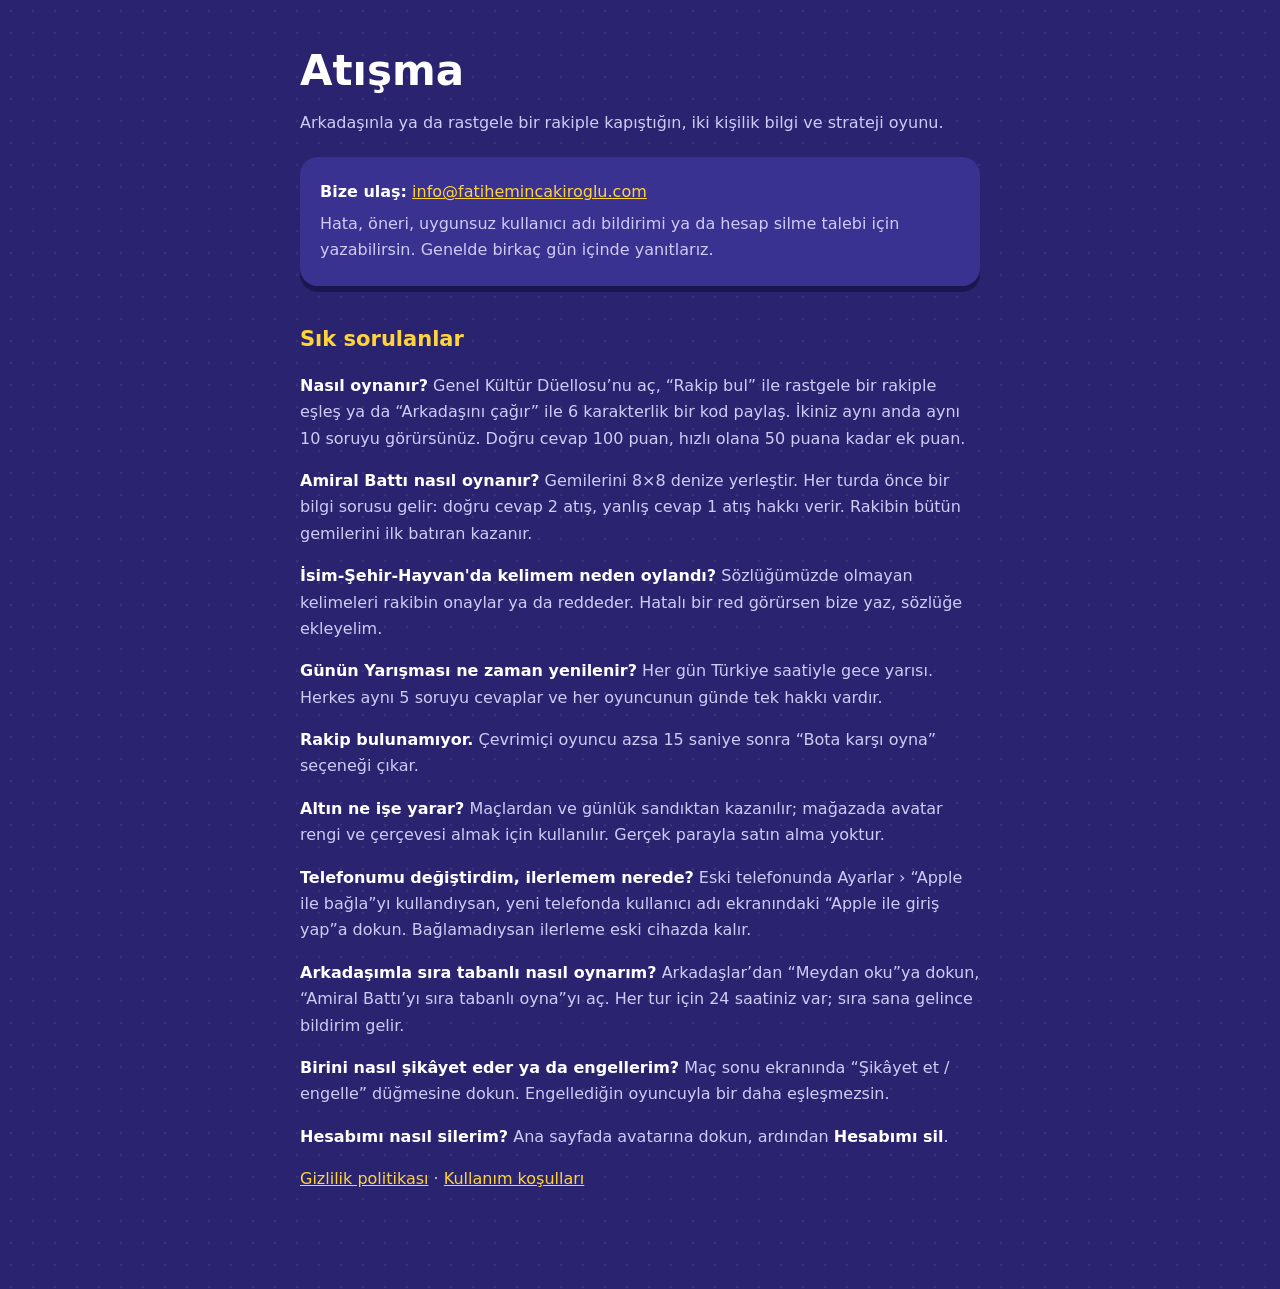
<file: index.html>
<!doctype html>
<html lang="tr">
<head>
<meta charset="utf-8">
<meta name="viewport" content="width=device-width, initial-scale=1">
<title>Atışma · Destek</title>
<link rel="stylesheet" href="_stil.css">
</head>
<body>
<main>
<h1>Atışma</h1>
<p>Arkadaşınla ya da rastgele bir rakiple kapıştığın, iki kişilik bilgi ve strateji oyunu.</p>

<div class="kart">
  <p><strong>Bize ulaş:</strong> <a href="mailto:info@fatihemincakiroglu.com">info@fatihemincakiroglu.com</a></p>
  <p>Hata, öneri, uygunsuz kullanıcı adı bildirimi ya da hesap silme talebi için yazabilirsin. Genelde birkaç gün içinde yanıtlarız.</p>
</div>

<h2>Sık sorulanlar</h2>
<p><strong>Nasıl oynanır?</strong> Genel Kültür Düellosu’nu aç, “Rakip bul” ile rastgele bir rakiple eşleş ya da “Arkadaşını çağır” ile
6 karakterlik bir kod paylaş. İkiniz aynı anda aynı 10 soruyu görürsünüz. Doğru cevap 100 puan, hızlı olana 50 puana kadar ek puan.</p>
<p><strong>Amiral Battı nasıl oynanır?</strong> Gemilerini 8×8 denize yerleştir. Her turda önce bir bilgi sorusu gelir:
doğru cevap 2 atış, yanlış cevap 1 atış hakkı verir. Rakibin bütün gemilerini ilk batıran kazanır.</p>
<p><strong>İsim-Şehir-Hayvan'da kelimem neden oylandı?</strong> Sözlüğümüzde olmayan kelimeleri rakibin onaylar ya da reddeder. Hatalı bir red görürsen bize yaz, sözlüğe ekleyelim.</p>
<p><strong>Günün Yarışması ne zaman yenilenir?</strong> Her gün Türkiye saatiyle gece yarısı. Herkes aynı 5 soruyu cevaplar ve her oyuncunun günde tek hakkı vardır.</p>
<p><strong>Rakip bulunamıyor.</strong> Çevrimiçi oyuncu azsa 15 saniye sonra “Bota karşı oyna” seçeneği çıkar.</p>
<p><strong>Altın ne işe yarar?</strong> Maçlardan ve günlük sandıktan kazanılır; mağazada avatar rengi ve çerçevesi almak için kullanılır.
Gerçek parayla satın alma yoktur.</p>
<p><strong>Telefonumu değiştirdim, ilerlemem nerede?</strong> Eski telefonunda Ayarlar › “Apple ile bağla”yı kullandıysan, yeni telefonda kullanıcı adı ekranındaki “Apple ile giriş yap”a dokun. Bağlamadıysan ilerleme eski cihazda kalır.</p>
<p><strong>Arkadaşımla sıra tabanlı nasıl oynarım?</strong> Arkadaşlar’dan “Meydan oku”ya dokun, “Amiral Battı’yı sıra tabanlı oyna”yı aç. Her tur için 24 saatiniz var; sıra sana gelince bildirim gelir.</p>
<p><strong>Birini nasıl şikâyet eder ya da engellerim?</strong> Maç sonu ekranında “Şikâyet et / engelle” düğmesine dokun.
Engellediğin oyuncuyla bir daha eşleşmezsin.</p>
<p><strong>Hesabımı nasıl silerim?</strong> Ana sayfada avatarına dokun, ardından <strong>Hesabımı sil</strong>.</p>

<p><a href="gizlilik.html">Gizlilik politikası</a> · <a href="https://www.apple.com/legal/internet-services/itunes/dev/stdeula/">Kullanım koşulları</a></p>
</main>
</body>
</html>
</file>
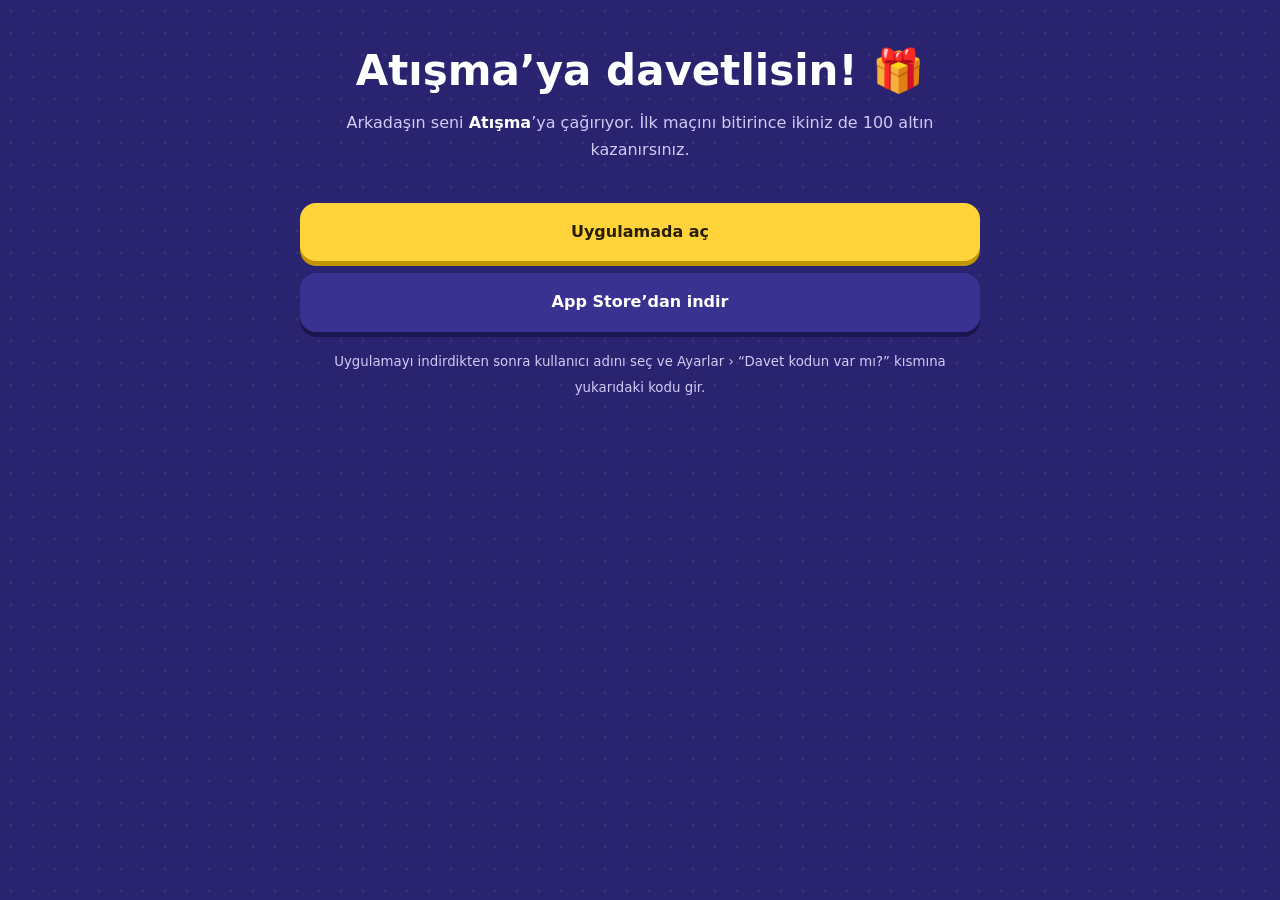
<file: d.html>
<!doctype html>
<html lang="tr">
<head>
<meta charset="utf-8">
<meta name="viewport" content="width=device-width, initial-scale=1">
<title>Atışma · Arkadaş daveti</title>
<meta property="og:title" content="Atışma'da seninle kapışmak istiyorlar!">
<meta property="og:description" content="Davete katıl, aynı anda aynı soruları cevaplayın.">
<link rel="stylesheet" href="/_stil.css">
<style>
  .kod{display:flex;gap:6px;justify-content:center;margin:20px 0}
  .kod{flex-wrap:wrap}.kod span{width:30px;font-size:22px;height:58px;border-radius:12px;background:#fff;color:#1E1A4D;font:800 30px/58px system-ui;text-align:center;box-shadow:0 5px 0 #B9B4E6}
  .btn{display:block;text-align:center;text-decoration:none;font-weight:800;border-radius:16px;padding:16px;margin:12px 0}
  .ana{background:var(--sari);color:#2A1E00;box-shadow:0 5px 0 #C29400}
  .ikinci{background:var(--kart);color:#fff;box-shadow:0 5px 0 var(--koyu)}
  .orta{text-align:center}
</style>
</head>
<body>
<main class="orta">
  <h1>Atışma’ya davetlisin! 🎁</h1>
  <p>Arkadaşın seni <strong>Atışma</strong>’ya çağırıyor. İlk maçını bitirince ikiniz de 100 altın kazanırsınız.</p>
  <div class="kod" id="kod" aria-label="Davet kodu"></div>
  <a class="btn ana" id="ac" href="#">Uygulamada aç</a>
  <a class="btn ikinci" href="https://apps.apple.com/app/id6839246836">App Store’dan indir</a>
  <p><small>Uygulamayı indirdikten sonra kullanıcı adını seç ve Ayarlar › “Davet kodun var mı?” kısmına yukarıdaki kodu gir.</small></p>
</main>
<script>
  var kod = (location.pathname.split('/d/')[1] || '').replace(/[^A-Za-z0-9]/g, '').toUpperCase().slice(0, 10);
  var kutu = document.getElementById('kod');
  kod.split('').forEach(function (c) { var s = document.createElement('span'); s.textContent = c; kutu.appendChild(s); });
  kutu.setAttribute('aria-label', 'Davet kodu: ' + kod.split('').join(' '));
  document.getElementById('ac').href = 'atisma://d/' + kod;
</script>
</body>
</html>
</file>
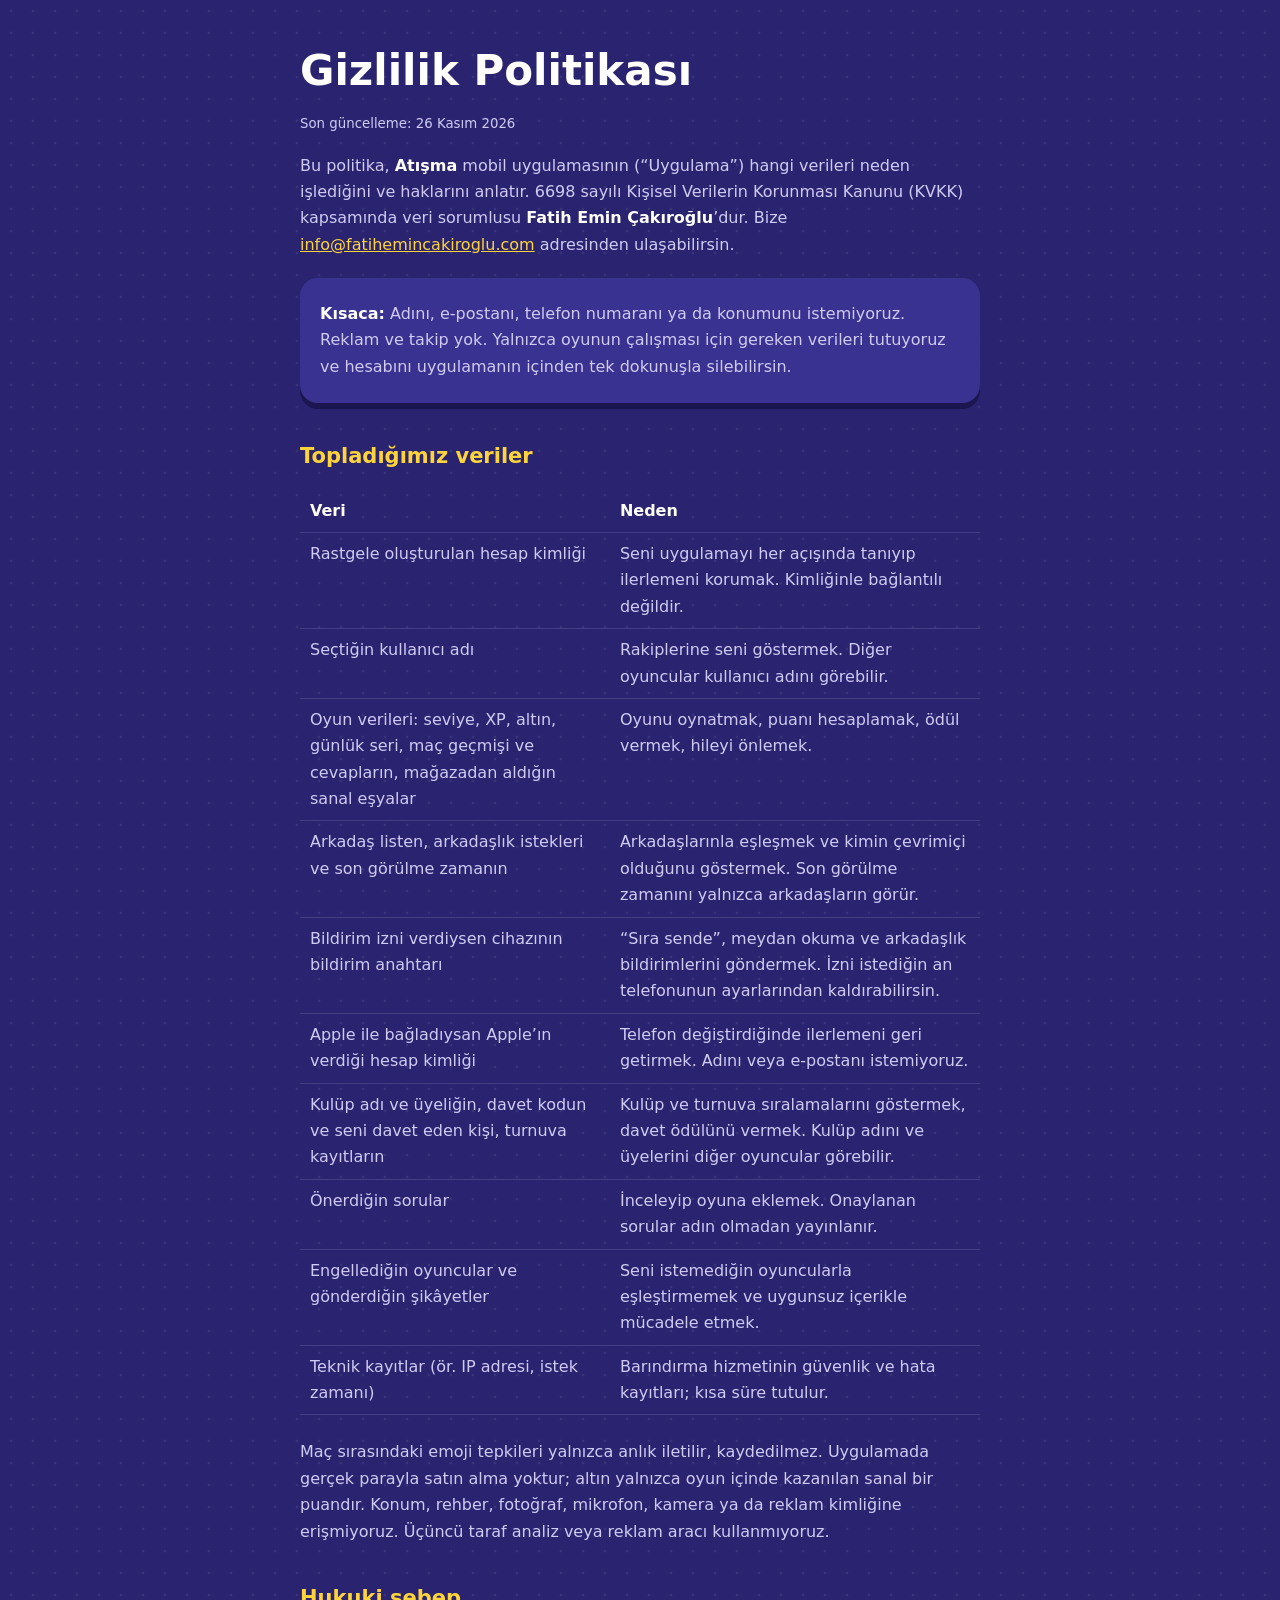
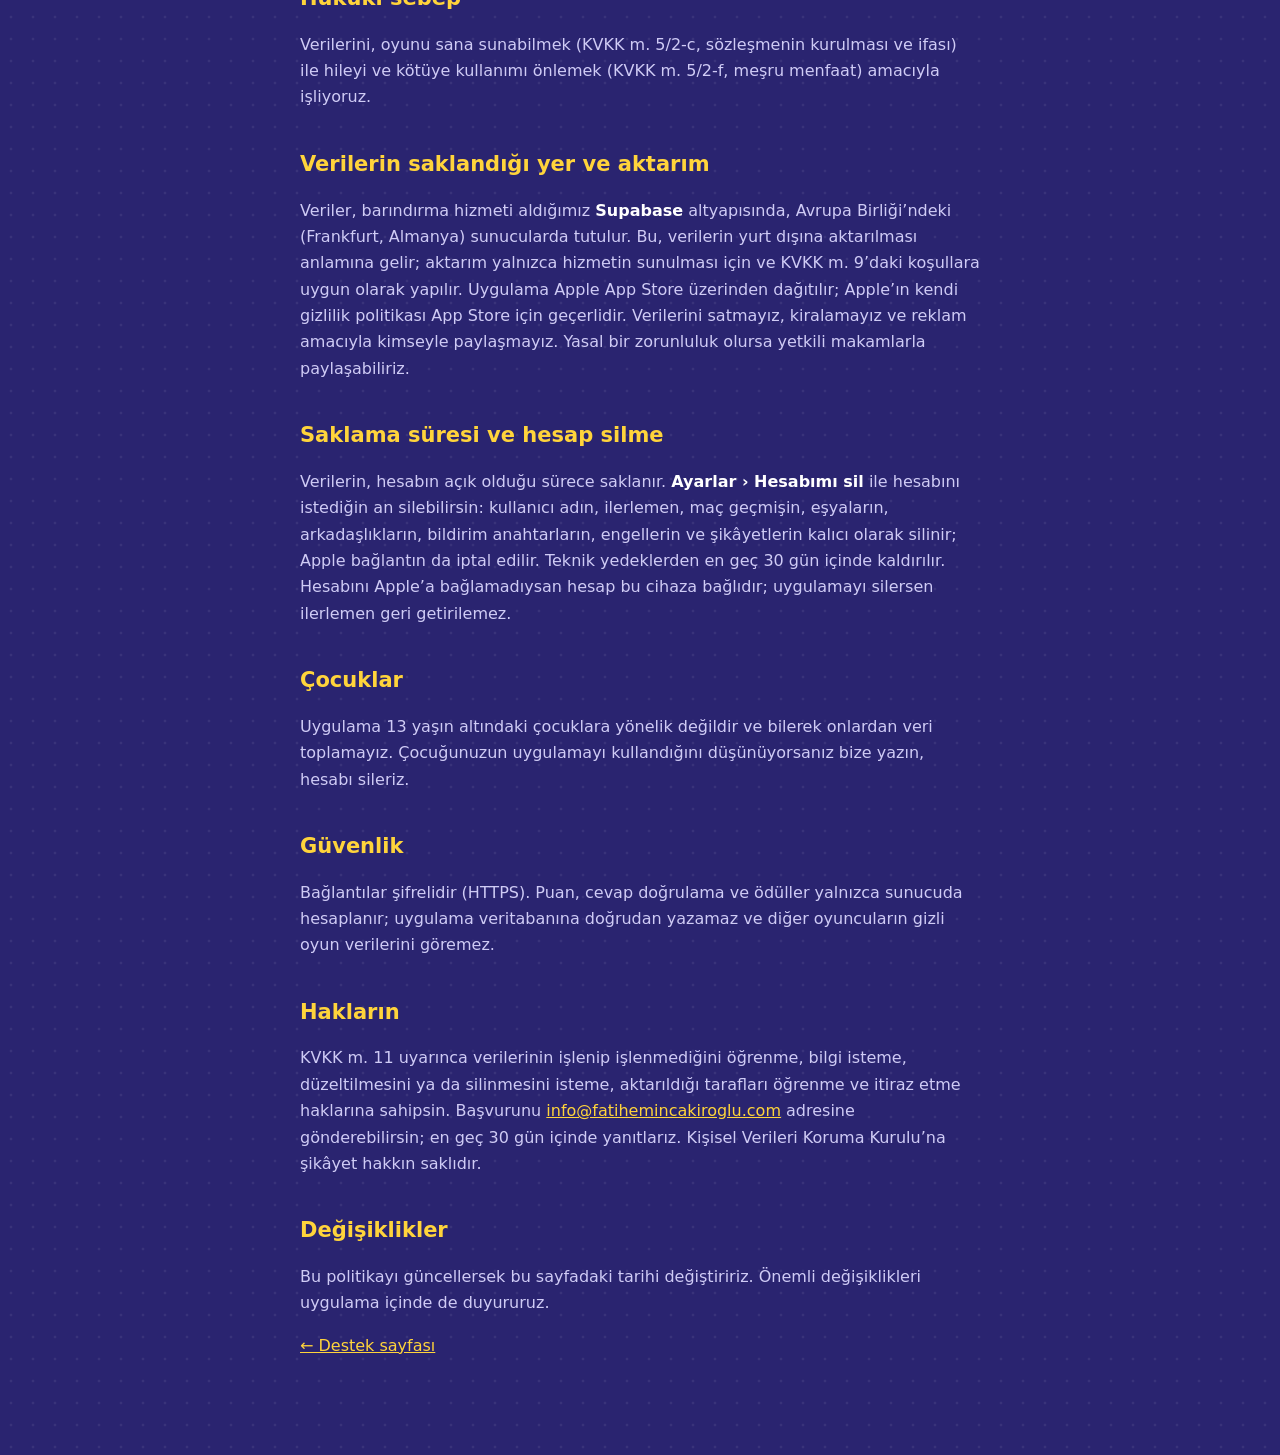
<file: gizlilik.html>
<!doctype html>
<html lang="tr">
<head>
<meta charset="utf-8">
<meta name="viewport" content="width=device-width, initial-scale=1">
<title>Atışma · Gizlilik Politikası</title>
<link rel="stylesheet" href="_stil.css">
</head>
<body>
<main>
<h1>Gizlilik Politikası</h1>
<p><small>Son güncelleme: 26 Kasım 2026</small></p>

<p>Bu politika, <strong>Atışma</strong> mobil uygulamasının (“Uygulama”) hangi verileri neden işlediğini ve haklarını anlatır.
6698 sayılı Kişisel Verilerin Korunması Kanunu (KVKK) kapsamında veri sorumlusu <strong>Fatih Emin Çakıroğlu</strong>’dur.
Bize <a href="mailto:info@fatihemincakiroglu.com">info@fatihemincakiroglu.com</a> adresinden ulaşabilirsin.</p>

<div class="kart">
  <p><strong>Kısaca:</strong> Adını, e-postanı, telefon numaranı ya da konumunu istemiyoruz. Reklam ve takip yok.
  Yalnızca oyunun çalışması için gereken verileri tutuyoruz ve hesabını uygulamanın içinden tek dokunuşla silebilirsin.</p>
</div>

<h2>Topladığımız veriler</h2>
<div class="tablo"><table>
<tr><th>Veri</th><th>Neden</th></tr>
<tr><td>Rastgele oluşturulan hesap kimliği</td><td>Seni uygulamayı her açışında tanıyıp ilerlemeni korumak. Kimliğinle bağlantılı değildir.</td></tr>
<tr><td>Seçtiğin kullanıcı adı</td><td>Rakiplerine seni göstermek. Diğer oyuncular kullanıcı adını görebilir.</td></tr>
<tr><td>Oyun verileri: seviye, XP, altın, günlük seri, maç geçmişi ve cevapların, mağazadan aldığın sanal eşyalar</td><td>Oyunu oynatmak, puanı hesaplamak, ödül vermek, hileyi önlemek.</td></tr>
<tr><td>Arkadaş listen, arkadaşlık istekleri ve son görülme zamanın</td><td>Arkadaşlarınla eşleşmek ve kimin çevrimiçi olduğunu göstermek. Son görülme zamanını yalnızca arkadaşların görür.</td></tr>
<tr><td>Bildirim izni verdiysen cihazının bildirim anahtarı</td><td>“Sıra sende”, meydan okuma ve arkadaşlık bildirimlerini göndermek. İzni istediğin an telefonunun ayarlarından kaldırabilirsin.</td></tr>
<tr><td>Apple ile bağladıysan Apple’ın verdiği hesap kimliği</td><td>Telefon değiştirdiğinde ilerlemeni geri getirmek. Adını veya e-postanı istemiyoruz.</td></tr>
<tr><td>Kulüp adı ve üyeliğin, davet kodun ve seni davet eden kişi, turnuva kayıtların</td><td>Kulüp ve turnuva sıralamalarını göstermek, davet ödülünü vermek. Kulüp adını ve üyelerini diğer oyuncular görebilir.</td></tr>
<tr><td>Önerdiğin sorular</td><td>İnceleyip oyuna eklemek. Onaylanan sorular adın olmadan yayınlanır.</td></tr>
<tr><td>Engellediğin oyuncular ve gönderdiğin şikâyetler</td><td>Seni istemediğin oyuncularla eşleştirmemek ve uygunsuz içerikle mücadele etmek.</td></tr>
<tr><td>Teknik kayıtlar (ör. IP adresi, istek zamanı)</td><td>Barındırma hizmetinin güvenlik ve hata kayıtları; kısa süre tutulur.</td></tr>
</table></div>
<p>Maç sırasındaki emoji tepkileri yalnızca anlık iletilir, kaydedilmez. Uygulamada gerçek parayla satın alma yoktur; altın yalnızca oyun içinde kazanılan sanal bir puandır.
Konum, rehber, fotoğraf, mikrofon, kamera ya da reklam kimliğine erişmiyoruz. Üçüncü taraf analiz veya reklam aracı kullanmıyoruz.</p>

<h2>Hukuki sebep</h2>
<p>Verilerini, oyunu sana sunabilmek (KVKK m. 5/2-c, sözleşmenin kurulması ve ifası) ile hileyi ve kötüye kullanımı önlemek
(KVKK m. 5/2-f, meşru menfaat) amacıyla işliyoruz.</p>

<h2>Verilerin saklandığı yer ve aktarım</h2>
<p>Veriler, barındırma hizmeti aldığımız <strong>Supabase</strong> altyapısında, Avrupa Birliği’ndeki (Frankfurt, Almanya) sunucularda tutulur.
Bu, verilerin yurt dışına aktarılması anlamına gelir; aktarım yalnızca hizmetin sunulması için ve KVKK m. 9’daki koşullara uygun olarak yapılır.
Uygulama Apple App Store üzerinden dağıtılır; Apple’ın kendi gizlilik politikası App Store için geçerlidir.
Verilerini satmayız, kiralamayız ve reklam amacıyla kimseyle paylaşmayız. Yasal bir zorunluluk olursa yetkili makamlarla paylaşabiliriz.</p>

<h2>Saklama süresi ve hesap silme</h2>
<p>Verilerin, hesabın açık olduğu sürece saklanır. <strong>Ayarlar › Hesabımı sil</strong> ile hesabını istediğin an silebilirsin:
kullanıcı adın, ilerlemen, maç geçmişin, eşyaların, arkadaşlıkların, bildirim anahtarların, engellerin ve şikâyetlerin kalıcı olarak silinir; Apple bağlantın da iptal edilir.
Teknik yedeklerden en geç 30 gün içinde kaldırılır. Hesabını Apple’a bağlamadıysan hesap bu cihaza bağlıdır; uygulamayı silersen ilerlemen geri getirilemez.</p>

<h2>Çocuklar</h2>
<p>Uygulama 13 yaşın altındaki çocuklara yönelik değildir ve bilerek onlardan veri toplamayız.
Çocuğunuzun uygulamayı kullandığını düşünüyorsanız bize yazın, hesabı sileriz.</p>

<h2>Güvenlik</h2>
<p>Bağlantılar şifrelidir (HTTPS). Puan, cevap doğrulama ve ödüller yalnızca sunucuda hesaplanır;
uygulama veritabanına doğrudan yazamaz ve diğer oyuncuların gizli oyun verilerini göremez.</p>

<h2>Hakların</h2>
<p>KVKK m. 11 uyarınca verilerinin işlenip işlenmediğini öğrenme, bilgi isteme, düzeltilmesini ya da silinmesini isteme,
aktarıldığı tarafları öğrenme ve itiraz etme haklarına sahipsin. Başvurunu <a href="mailto:info@fatihemincakiroglu.com">info@fatihemincakiroglu.com</a>
adresine gönderebilirsin; en geç 30 gün içinde yanıtlarız. Kişisel Verileri Koruma Kurulu’na şikâyet hakkın saklıdır.</p>

<h2>Değişiklikler</h2>
<p>Bu politikayı güncellersek bu sayfadaki tarihi değiştiririz. Önemli değişiklikleri uygulama içinde de duyururuz.</p>

<p><a href="./">← Destek sayfası</a></p>
</main>
</body>
</html>
</file>
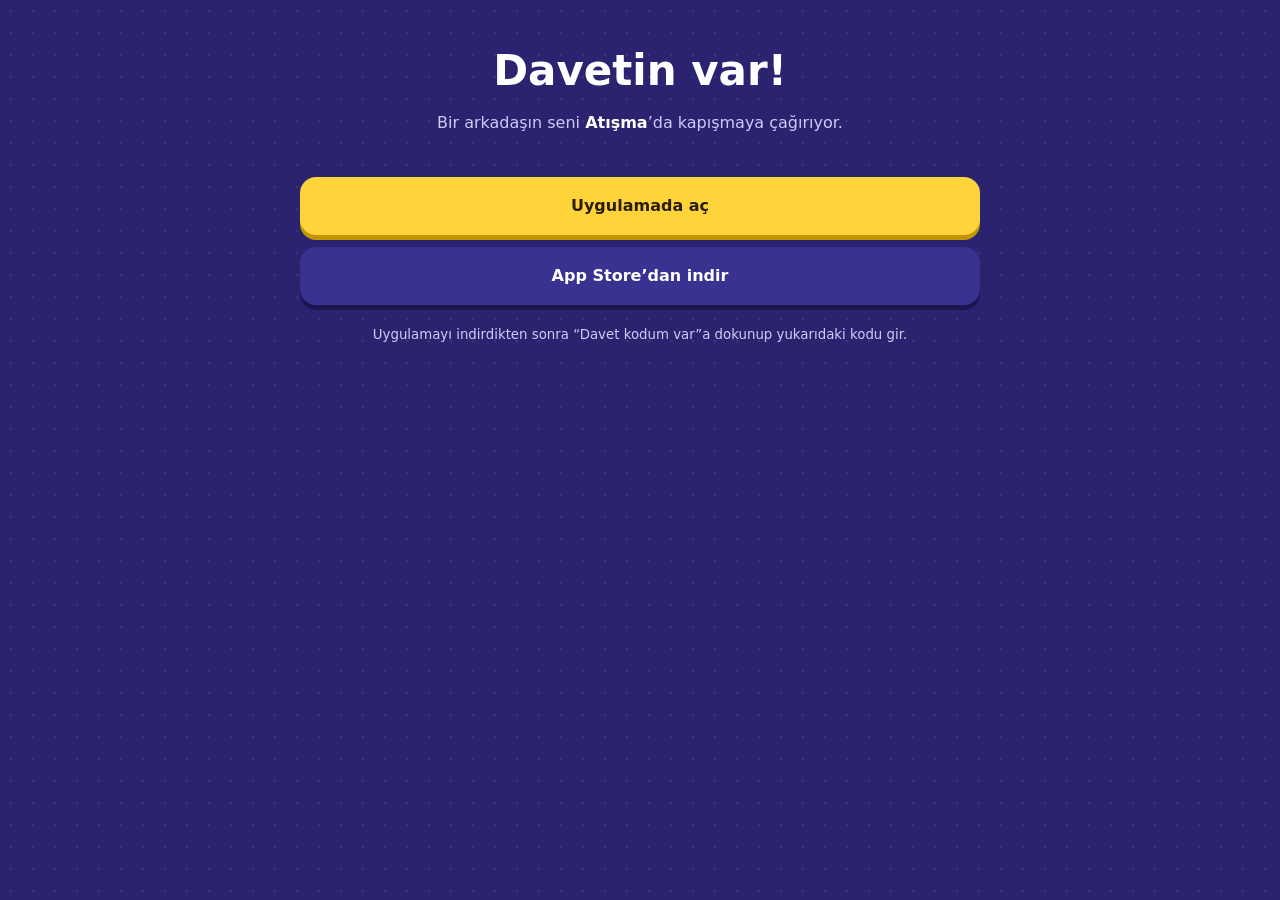
<file: k.html>
<!doctype html>
<html lang="tr">
<head>
<meta charset="utf-8">
<meta name="viewport" content="width=device-width, initial-scale=1">
<title>Atışma · Davet</title>
<meta property="og:title" content="Atışma'da seninle kapışmak istiyorlar!">
<meta property="og:description" content="Davete katıl, aynı anda aynı soruları cevaplayın.">
<link rel="stylesheet" href="/_stil.css">
<style>
  .kod{display:flex;gap:6px;justify-content:center;margin:20px 0}
  .kod span{width:46px;height:58px;border-radius:12px;background:#fff;color:#1E1A4D;font:800 30px/58px system-ui;text-align:center;box-shadow:0 5px 0 #B9B4E6}
  .btn{display:block;text-align:center;text-decoration:none;font-weight:800;border-radius:16px;padding:16px;margin:12px 0}
  .ana{background:var(--sari);color:#2A1E00;box-shadow:0 5px 0 #C29400}
  .ikinci{background:var(--kart);color:#fff;box-shadow:0 5px 0 var(--koyu)}
  .orta{text-align:center}
</style>
</head>
<body>
<main class="orta">
  <h1>Davetin var!</h1>
  <p>Bir arkadaşın seni <strong>Atışma</strong>’da kapışmaya çağırıyor.</p>
  <div class="kod" id="kod" aria-label="Davet kodu"></div>
  <a class="btn ana" id="ac" href="#">Uygulamada aç</a>
  <a class="btn ikinci" href="https://apps.apple.com/app/id6839246836">App Store’dan indir</a>
  <p><small>Uygulamayı indirdikten sonra “Davet kodum var”a dokunup yukarıdaki kodu gir.</small></p>
</main>
<script>
  var kod = (location.pathname.split('/k/')[1] || '').replace(/[^A-Za-z0-9]/g, '').toUpperCase().slice(0, 6);
  var kutu = document.getElementById('kod');
  kod.split('').forEach(function (c) { var s = document.createElement('span'); s.textContent = c; kutu.appendChild(s); });
  kutu.setAttribute('aria-label', 'Davet kodu: ' + kod.split('').join(' '));
  document.getElementById('ac').href = 'atisma://k/' + kod;
</script>
</body>
</html>
</file>
<file: _stil.css>
:root{color-scheme:dark;--zemin:#2A2470;--kart:#3A3290;--koyu:#1B1650;--yazi:#FFFFFF;--soluk:#CFCBF5;--sari:#FFD43B}
*{box-sizing:border-box}
body{margin:0;background:var(--zemin);color:var(--yazi);font:16px/1.65 system-ui,-apple-system,"Segoe UI",Roboto,sans-serif;
  background-image:radial-gradient(rgba(255,255,255,.07) 1.5px,transparent 1.6px);background-size:22px 22px}
main{max-width:720px;margin:0 auto;padding:48px 20px 80px}
h1{font-size:clamp(30px,6vw,42px);line-height:1.1;margin:0 0 8px}
h2{font-size:21px;margin:36px 0 8px;color:var(--sari)}
p,li{color:var(--soluk)}
strong{color:var(--yazi)}
a{color:var(--sari)}
.kart{background:var(--kart);border-radius:18px;padding:18px 20px;box-shadow:0 6px 0 var(--koyu);margin:20px 0}
.kart p{margin:.3em 0}
table{width:100%;border-collapse:collapse;margin:8px 0}
td,th{text-align:left;padding:8px 10px;border-bottom:1px solid rgba(255,255,255,.12);vertical-align:top;color:var(--soluk)}
th{color:var(--yazi)}
.tablo{overflow-x:auto}
small{color:var(--soluk)}
</file>
